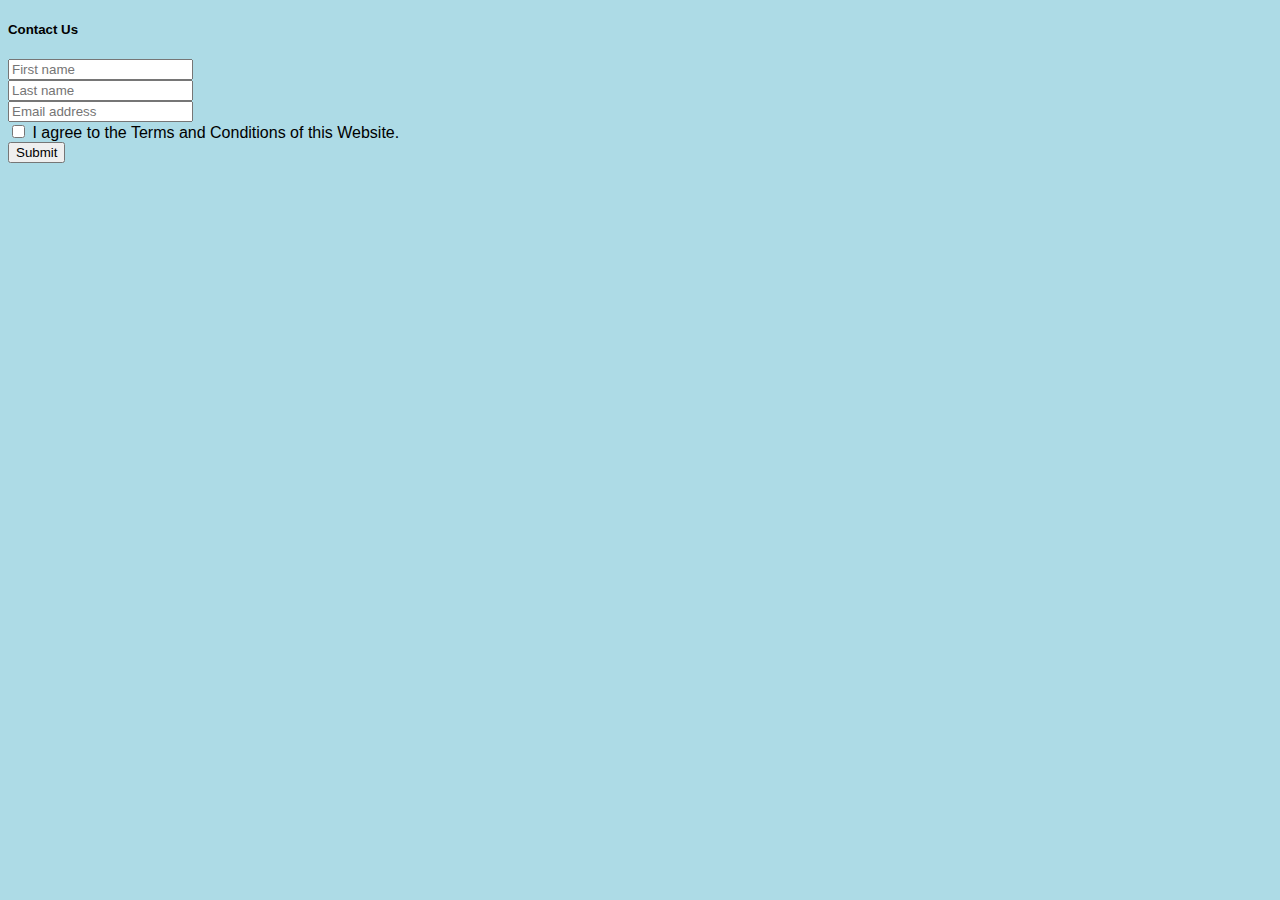
<file: Bootstrap/studikasus1_bootstrap/index.html>
<!DOCTYPE html>
<html lang="en">
<head>
    <meta charset="UTF-8">
    <meta name="viewport" content="width=device-width, initial-scale=1.0">
    <link href="https://cdn.jsdelivr.net/npm/bootstrap@5.3.2/dist/css/bootstrap.min.css" 
          rel="stylesheet" 
          integrity="sha384-T3c6CoIi6uLrA9TneNEoa7RxnatzjcDSCmG1MXxSR1GAsXEV/Dwwykc2MPK8M2HN" 
          crossorigin="anonymous">
    <link rel="stylesheet" href="style.css">
    <title>Studi Kasus 1</title>
</head>
    <body>
        <div class="card shadow-lg position-absolute top-50 start-50 translate-middle p-4">
            <h5 class="text-uppercase fw-bold">Contact Us</h5>
                <div class="row">
                    <div class="col">
                        <input type="text" class="form-control bg-secondary bg-opacity-10 py-2" placeholder="First name" aria-label="First name">
                    </div>
                    <div class="col">
                        <input type="text" class="form-control bg-secondary bg-opacity-10 py-2" placeholder="Last name" aria-label="Last name">
                    </div>
                </div>
                <div class="col my-3">
                    <input type="text" class="form-control bg-secondary bg-opacity-10 py-2" id="inputAddress" placeholder="Email address">
                </div>
                <div class="form-check form-switch">
                    <input class="form-check-input" type="checkbox" role="switch" id="flexSwitchCheckDefault">
                    <label class="form-check-label" for="flexSwitchCheckDefault">I agree to the Terms and Conditions of this Website.</label>
                </div>
                <div class="row justify-content-center">
                    <div class="col-3 my-2">
                        <button type="submit" class="btn btn-primary text-center">Submit</button>
                    </div>
                </div>   
            </div>
        </div>
        <script src="https://cdn.jsdelivr.net/npm/bootstrap@5.3.2/dist/js/bootstrap.bundle.min.js" 
                integrity="sha384-C6RzsynM9kWDrMNeT87bh95OGNyZPhcTNXj1NW7RuBCsyN/o0jlpcV8Qyq46cDfL" 
                crossorigin="anonymous"></script>
    </body>
</html>
</file>
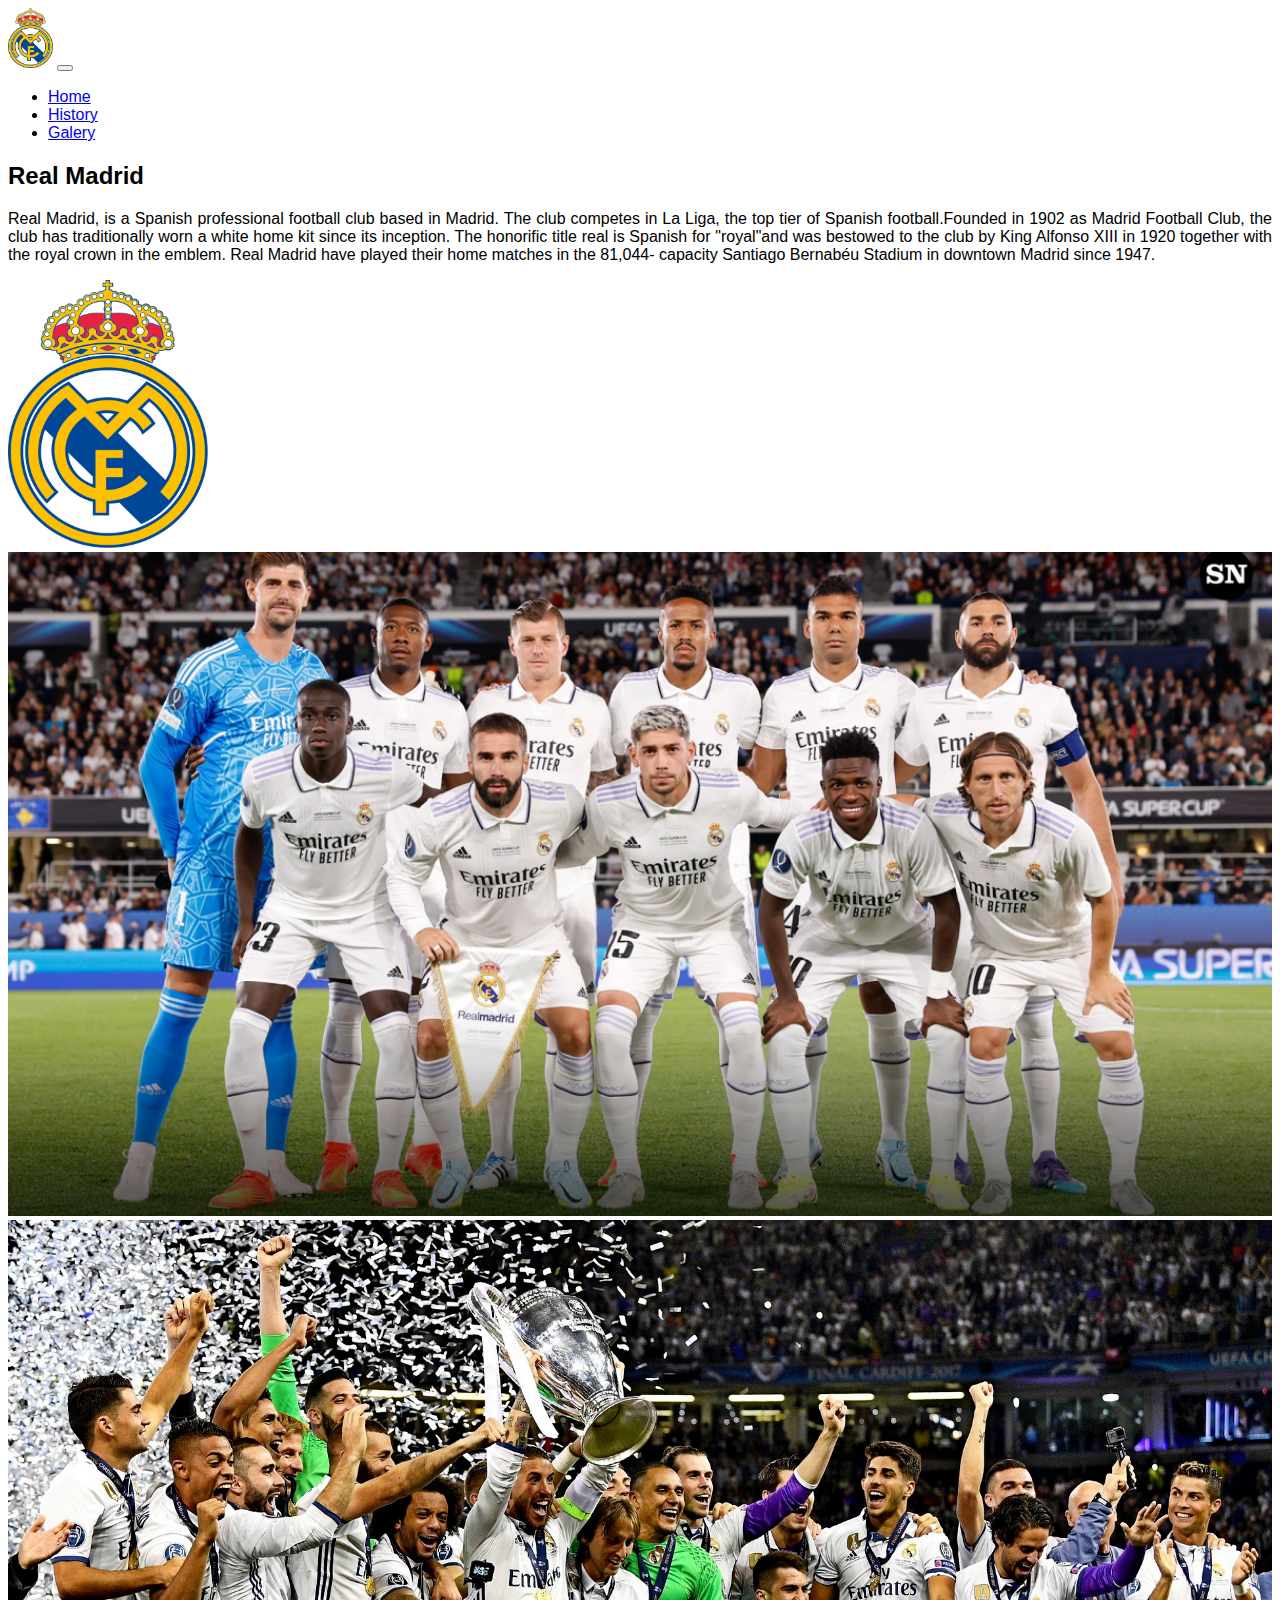
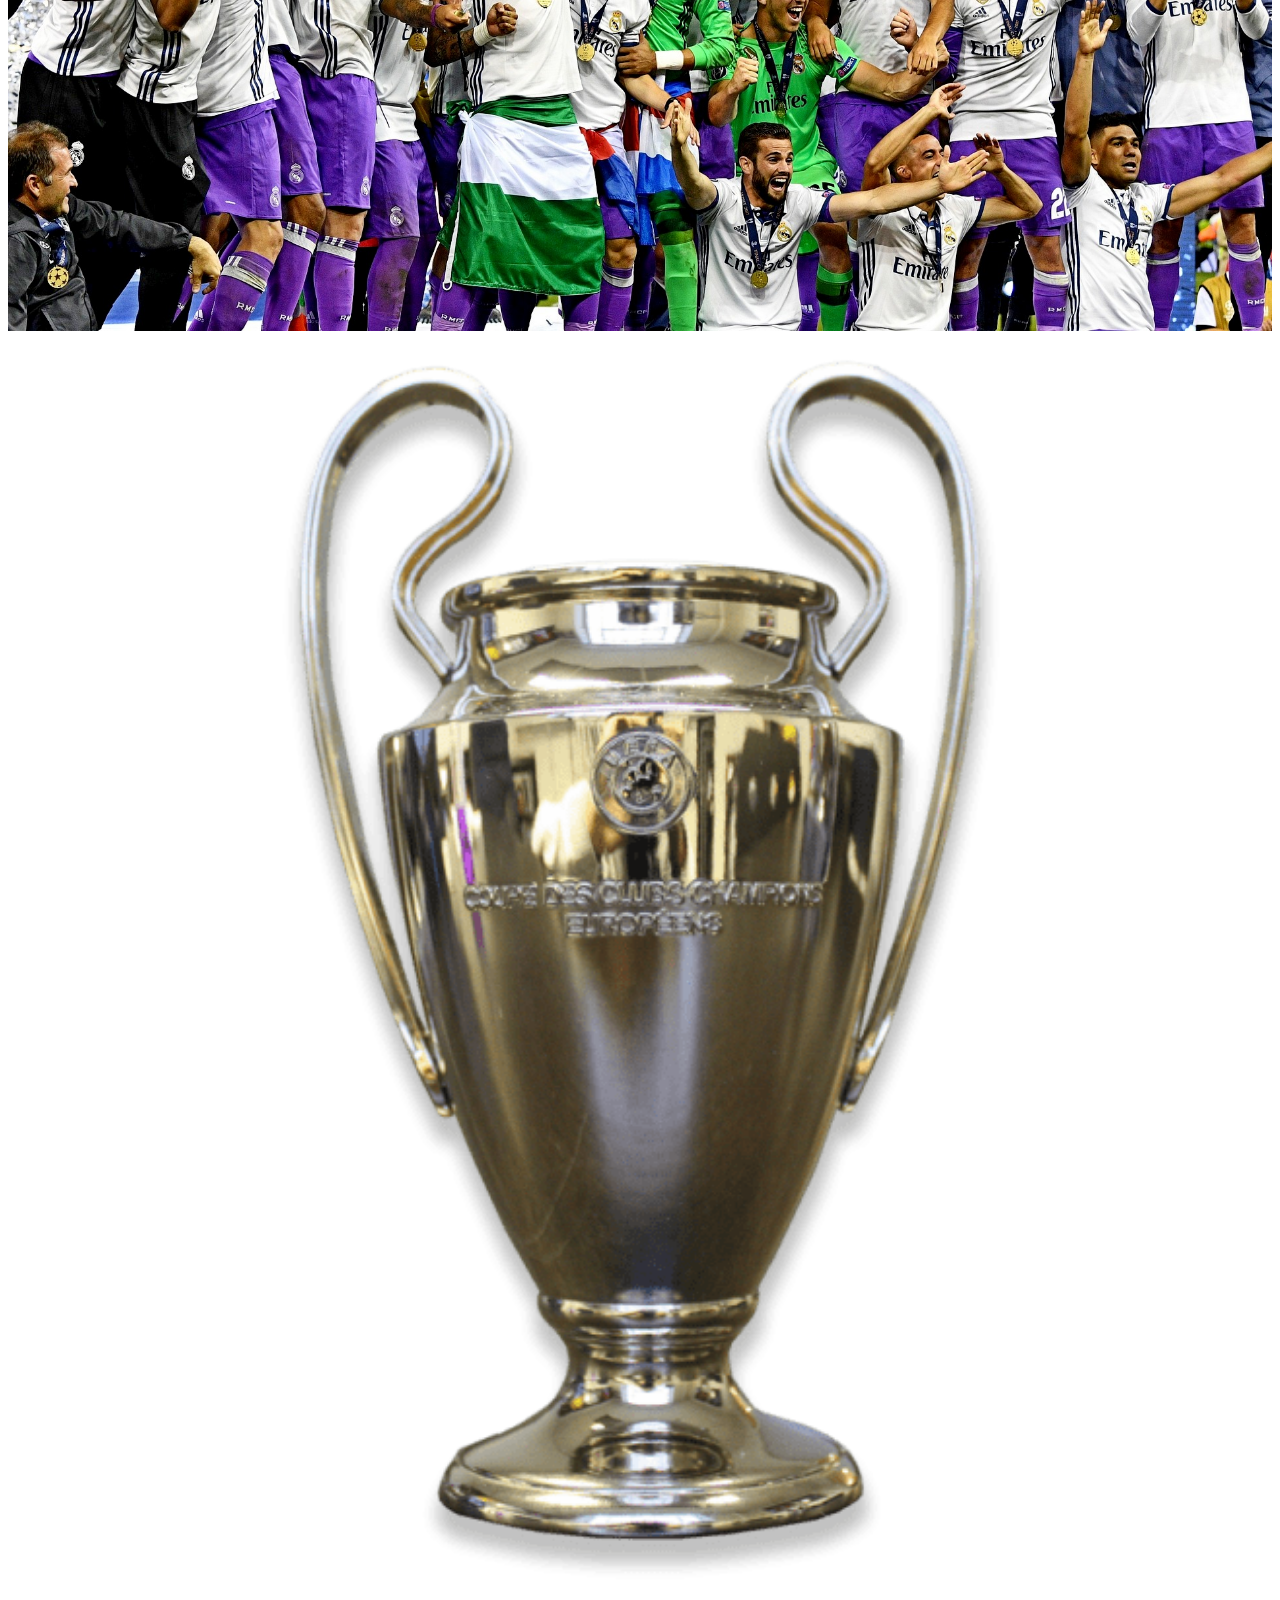
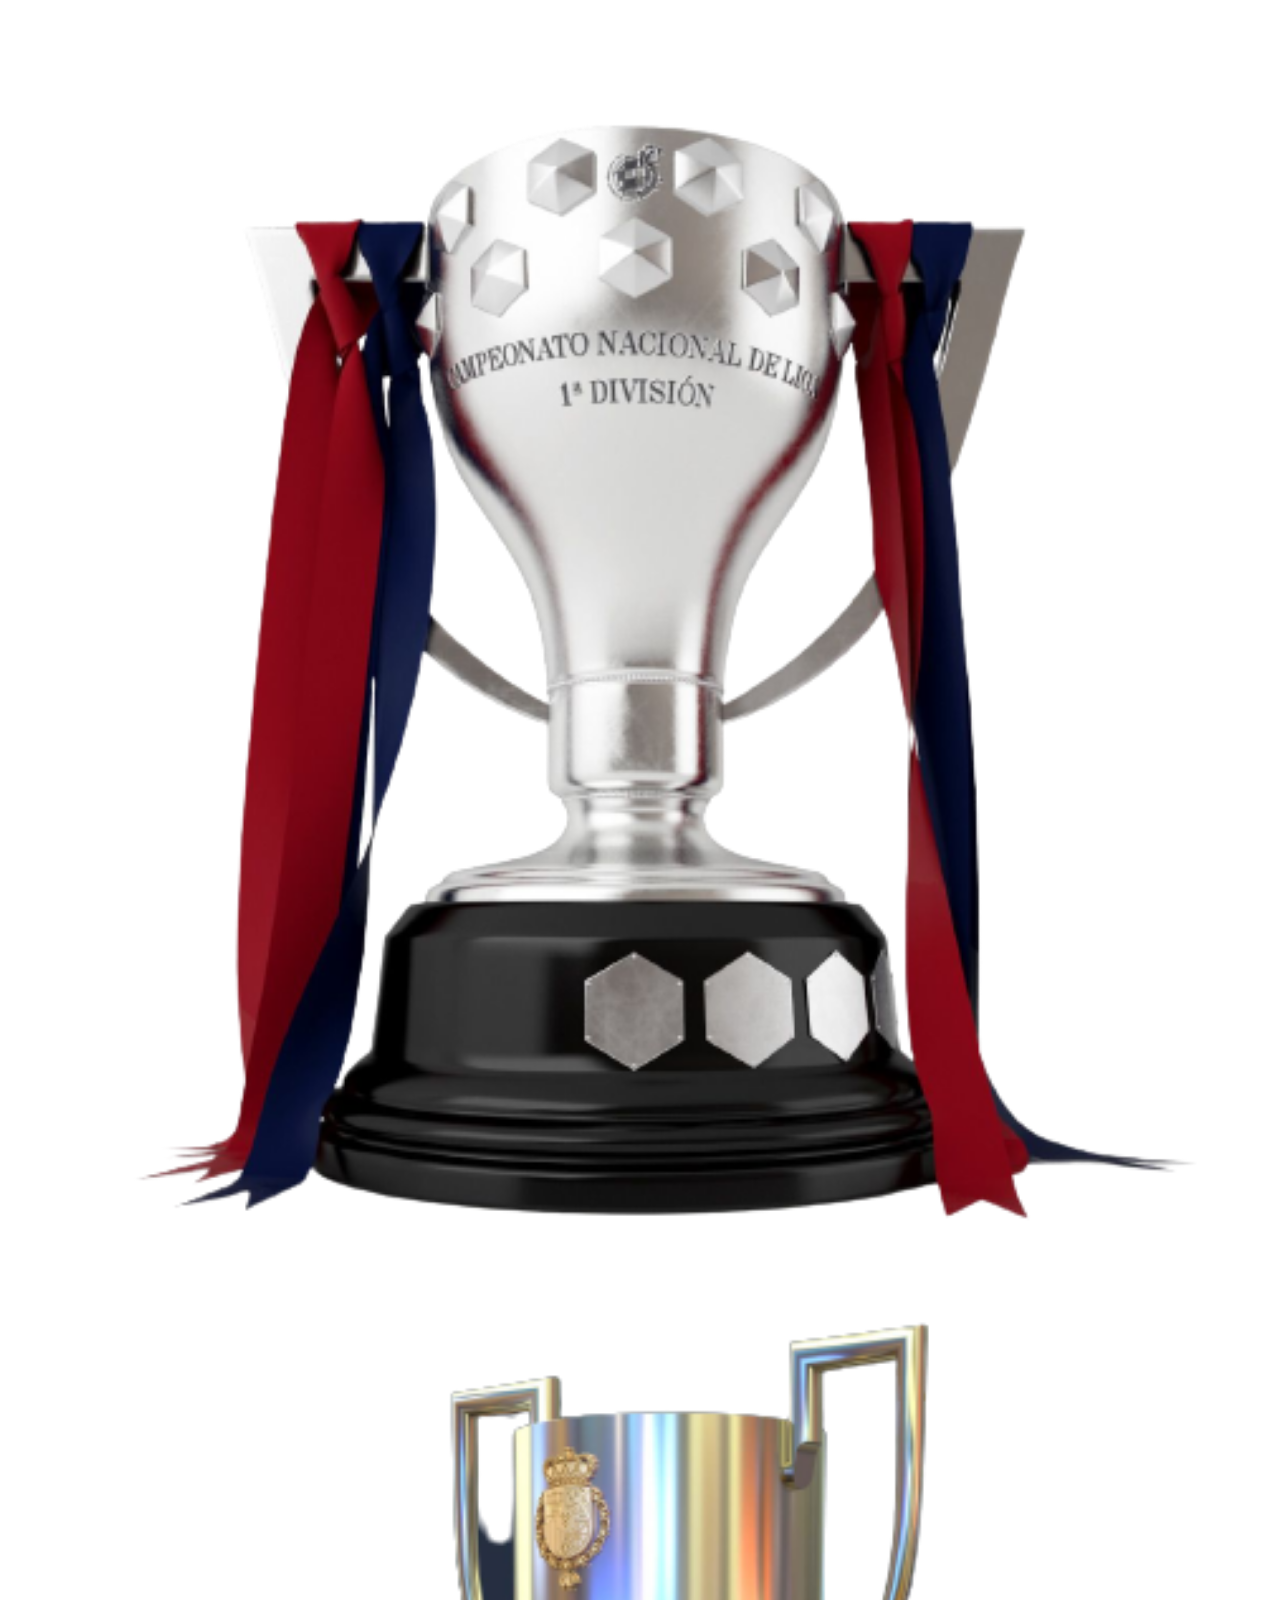
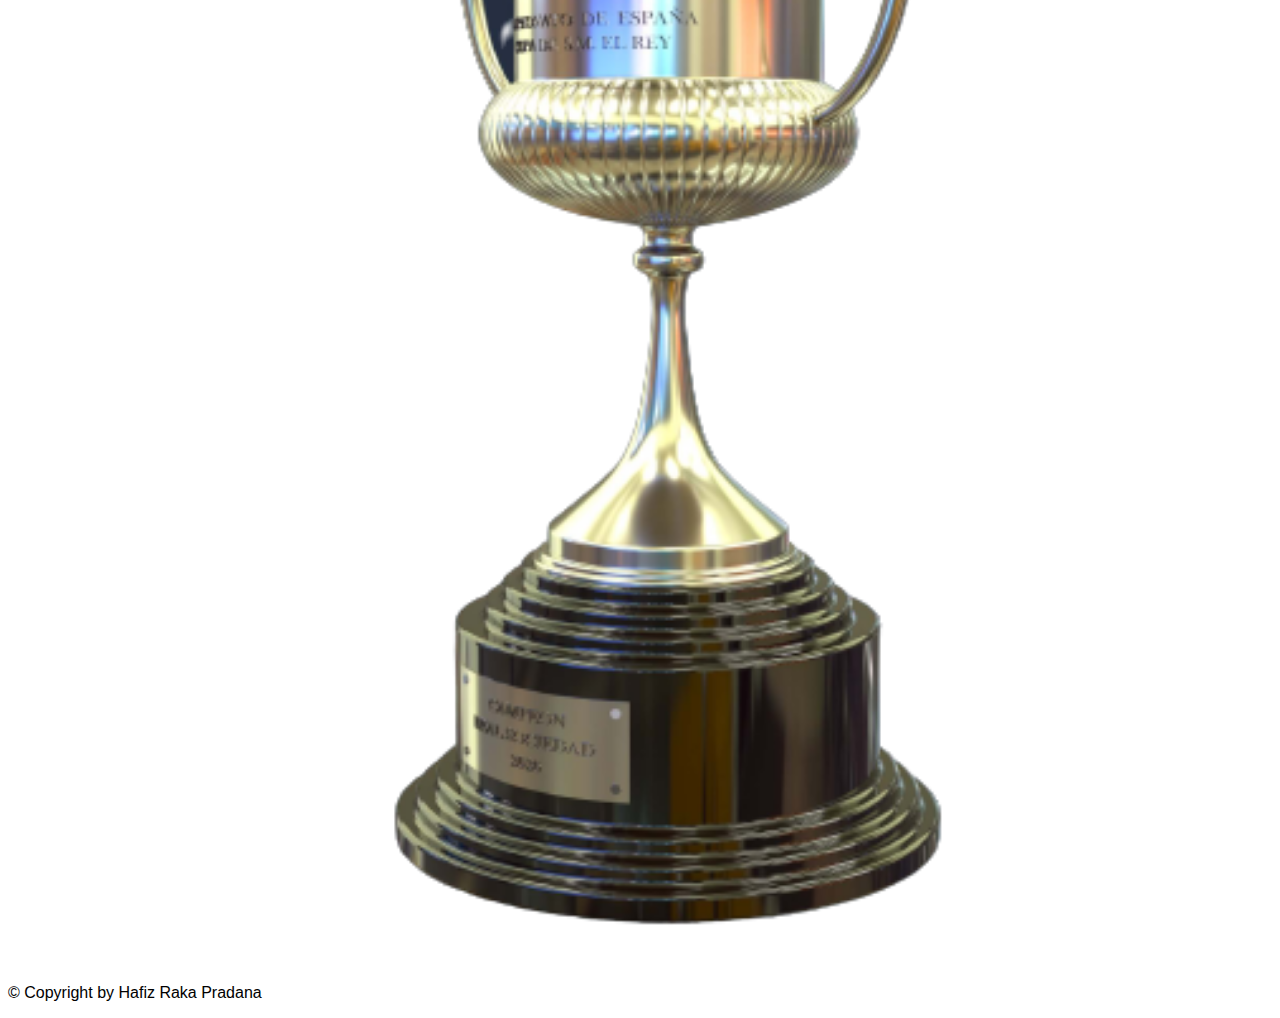
<file: Bootstrap/studikasus2_bootstrap/index.html>
<!DOCTYPE html>
<html lang="en">
<head>
    <meta charset="UTF-8">
    <meta name="viewport" content="width=device-width, initial-scale=1.0">
    <link href="https://cdn.jsdelivr.net/npm/bootstrap@5.3.2/dist/css/bootstrap.min.css" 
          rel="stylesheet" 
          integrity="sha384-T3c6CoIi6uLrA9TneNEoa7RxnatzjcDSCmG1MXxSR1GAsXEV/Dwwykc2MPK8M2HN" 
          crossorigin="anonymous">
    <link rel="stylesheet" href="style.css">
    <title>Studi Kasus 2</title>
</head>
<body>
    <div class="container bg-dark text-white">
        <div class="navbar navbar-expand-lg navbar-dark">
            <div class="container-fluid mx-5 px-5">
                <a class="navbar-brand" href="#">
                <img src="img/Real_Madrid_CF.svg.png"width="45" height="60"></a>
                <button class="navbar-toggler" type="button" data-bs-toggle="collapse" 
                        data-bs-target="#navbarNav" aria-controls="navbarNav" 
                        aria-expanded="false" aria-label="Toggle navigation">
                        <span class="navbar-toggler-icon"></span>
                </button>
                <div class="collapse navbar-collapse" id="navbarNav">
                    <ul class="d-flex navbar-nav ms-auto">
                        <li class="nav-item">
                            <a class="nav-link active ms-3" href="#">Home</a>
                        </li>
                        <li class="nav-item">
                            <a class="nav-link active ms-3" href="#">History</a>
                        </li>
                        <li class="nav-item">
                            <a class="nav-link active ms-3" href="#">Galery</a>
                        </li>
                    </ul>
                </div>
            </div>
        </div>
    </div>
    <div class="container bg-secondary bg-opacity-25">
        <div class="row align-items-center mx-5 p-5">
            <div class="col-6">
                <h2>Real Madrid</h2>
                <p>Real Madrid, is a Spanish professional football club based in Madrid. 
                   The club competes in La Liga, the top tier of Spanish football.Founded in 
                   1902 as Madrid Football Club, the club has traditionally worn a white home 
                   kit since its inception. The honorific title real is Spanish for "royal"and 
                   was bestowed to the club by King Alfonso XIII in 1920 together with the royal 
                   crown in the emblem. Real Madrid have played their home matches in the 81,044-
                   capacity Santiago Bernabéu Stadium in downtown Madrid since 1947.</p>
            </div>
            <div class="col-6 text-end">
                <img src="img/Real_Madrid_CF.svg.png" width="200" alt>
            </div>
        </div>
        <div class="row text-center mx-5 p-5 pb-4">
            <div class="col-6">
                <img src="img/skuad-real-madrid.png" width="100%" alt>
            </div>
            <div class="col-6">
                <img src="img/real-madrid-juara-UCL-2022-scaled.jpg" width="100%" height="93%" alt>
            </div>
        </div>
        <div class="row p-5 ">
            <div class="col-4">
                <img src="img/ucl.png"width="100%" alt>
            </div>
            <div class="col-4">
                <img src="img/la-liga.png"width="100%" alt>
            </div>
            <div class="col-4">
                <img src="img/copa-del-rey.png"width="100%" alt>
            </div>
        </div>
    </div>
    <div class="container bg-dark text-white">
            <p class="text-center py-3">© Copyright by Hafiz Raka Pradana</p>
        </div>
    </div>
    <script src="https://cdn.jsdelivr.net/npm/bootstrap@5.3.2/dist/js/bootstrap.bundle.min.js" 
            integrity="sha384-C6RzsynM9kWDrMNeT87bh95OGNyZPhcTNXj1NW7RuBCsyN/o0jlpcV8Qyq46cDfL" 
            crossorigin="anonymous"></script>
    </body>
</html>
</file>
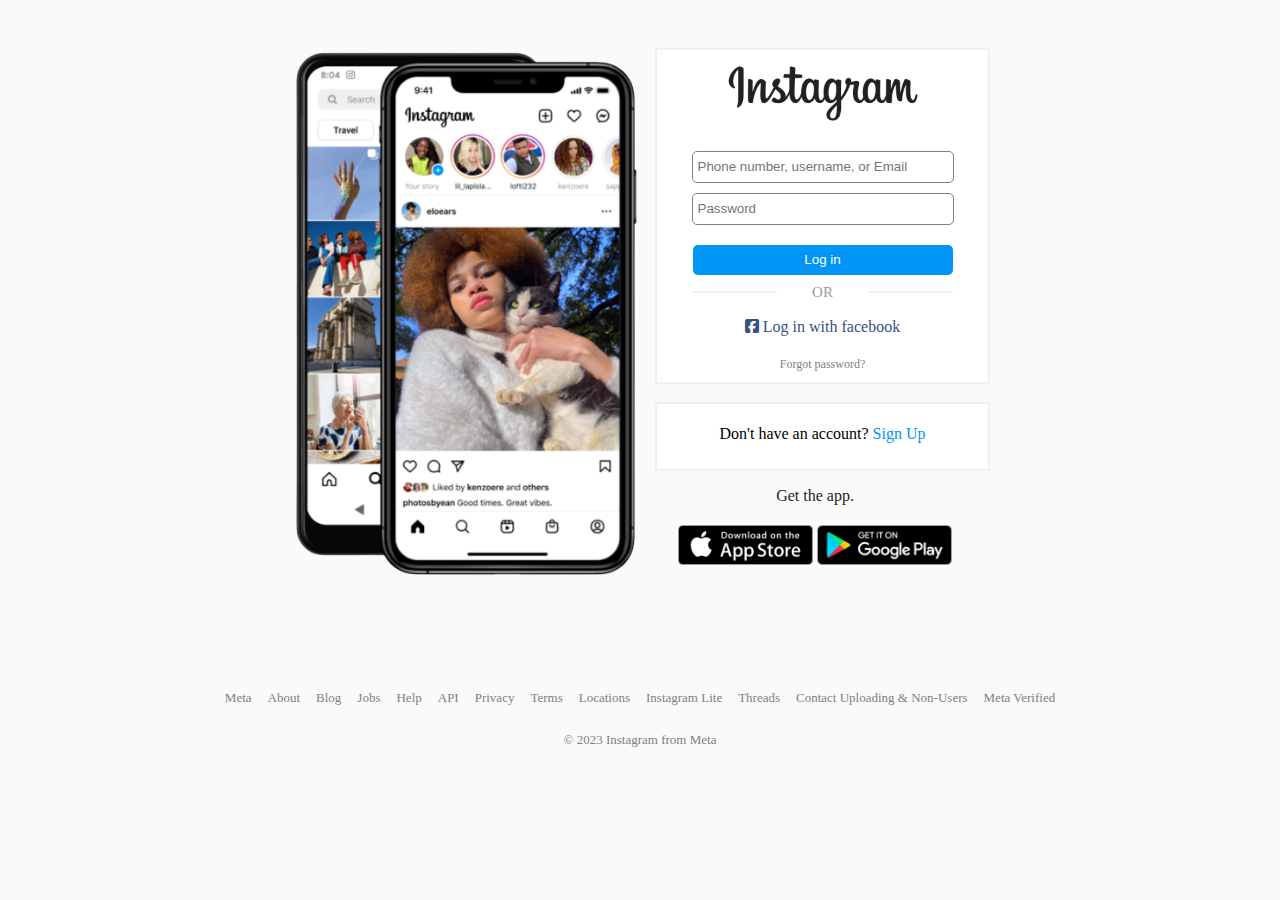
<file: CSS/tugas_css/index.html>
<!DOCTYPE html>
<html lang="en">
<head>
    <meta charset="UTF-8">
    <meta name="viewport" content="width=device-width, initial-scale=1.0">
    <title>Instagram</title>
    <link rel="stylesheet" href="style.css">
    <link rel="shortcut icon" href="img/favicon.png">
    <link rel="stylesheet" href="https://cdnjs.cloudflare.com/ajax/libs/font-awesome/6.4.2/css/all.min.css">
</head>
<body>
    <div class="container">
        <div class="gambar">
            <img src="img/thumb.png" class="img-thumb" alt="">
        </div>
        <div class="card-wrapper">
            <div class="card">
                <img src="img/logo-light.png" class="logo" alt="">
            <div class="form">
                <input type="text" class="input" placeholder="Phone number, username, or Email">
                <input type="password" class="input" placeholder="Password"><br>
                <button class="btn">Log in</button>
            </div>            
            <div class="or">
				<div class="line"></div>
				<p>OR</p>
				<div class="line"></div>
			</div>
                <br>
                <a href="" class="login-with"><i class="fa-brands fa-square-facebook"></i> Log in with facebook </a>
                <br><br>
                <a href="" class="link-forgot">Forgot password?</a>
            </div>
                <br>
            <div class="card">
                <p>Don't have an account?<a href="" class="link-signup"> Sign Up </a></p>
            </div>
            <div class="apps">
                <p>Get the app.</p>
                <div class="icons">
                    <a href="https://apps.apple.com/id/app/instagram/id389801252"><img src="img/app-store.png" alt="appstore"></a>
                    <a href="https://play.google.com/store/apps/details?id=com.instagram.android"><img src="img/gg-play.png" alt="googleplay"></a>
                </div>
            </div>
        </div>
    </div>        
    <div class="footer">
        <div class="links">
            <a href="https://about.meta.com/">Meta</a>
            <a href="https://about.instagram.com/">About</a>
            <a href="https://about.instagram.com/en_US/blog">Blog</a>
            <a href="https://about.instagram.com/about-us/careers">Jobs</a>
            <a href="https://help.instagram.com/">Help</a>
            <a href="https://developers.facebook.com/docs/instagram">API</a>
            <a href="https://privacycenter.instagram.com/policy/?entry_point=ig_help_center_data_policy_redirect">Privacy</a>
            <a href="https://help.instagram.com/581066165581870/">Terms</a>
            <a href="https://www.instagram.com/explore/locations/">Locations</a>
            <a href="https://www.instagram.com/web/lite/">Instagram Lite</a>
            <a href="https://www.threads.net/login">Threads</a>
            <a href="https://www.facebook.com/help/instagram/261704639352628">Contact Uploading & Non-Users</a>
            <a href="https://about.meta.com/technologies/meta-verified/">Meta Verified</a>
        </div>
        <div class="copyright">
            © 2023 Instagram from Meta
        </div>
    </div>
</body>
</html>
</file>
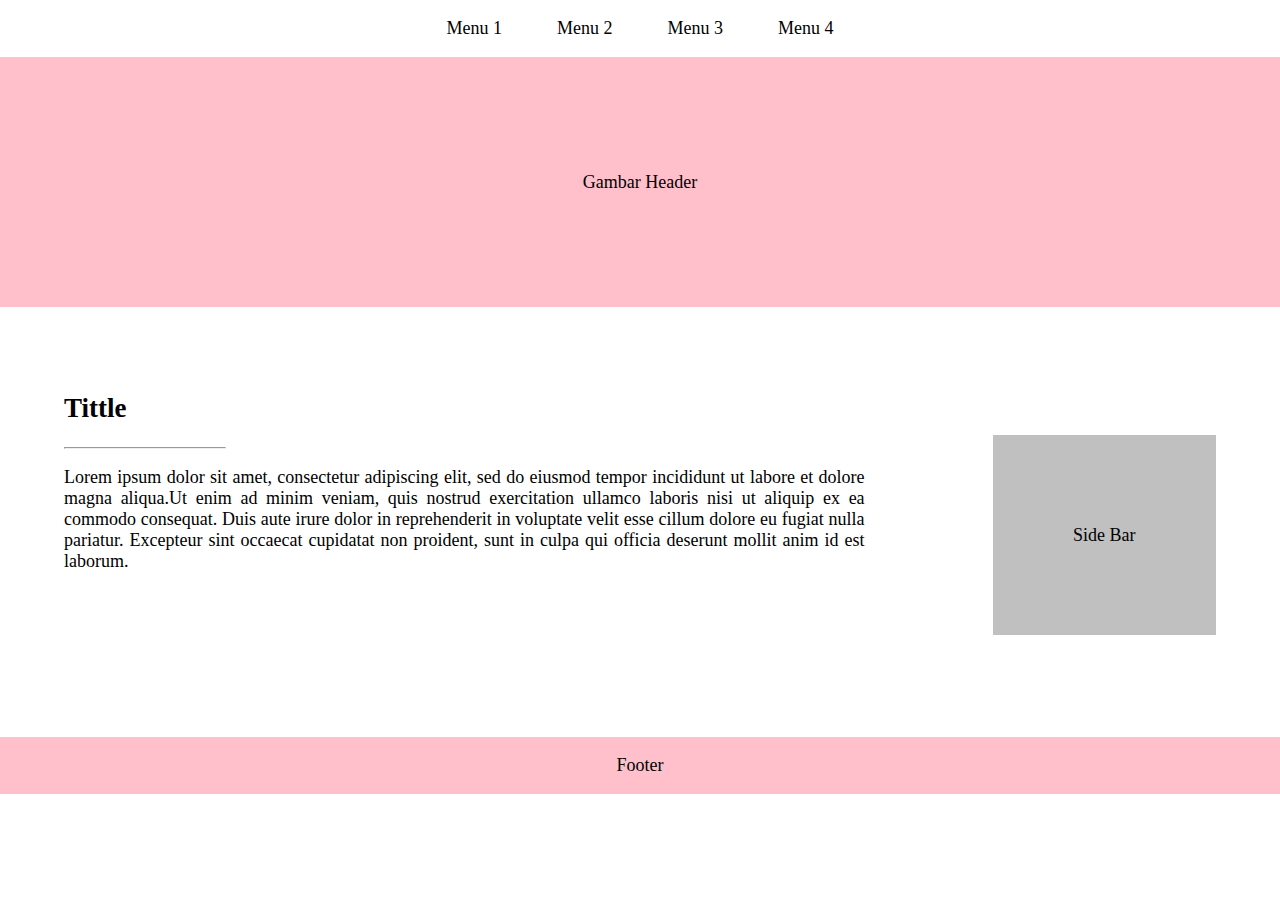
<file: HTML/tugas/index.html>
<!DOCTYPE html>
<html lang="en">
<head>
    <meta charset="UTF-8">
    <meta name="viewport" content="width=device-width, initial-scale=1.0">
    <title>Tugas_HTML</title>
</head>
<body style="padding: 0; margin: 0; font-size: 18px;">
    <div>
    <nav>
        <ul style="list-style: none; text-align: center; padding: 0; margin: 0;">
            <li style="display: inline-block;"><a style="width: 70px; display: block; padding: 18px;">Menu 1</a></li>
            <li style="display: inline-block;"><a style="width: 70px; display: block; padding: 18px;">Menu 2</a></li>
            <li style="display: inline-block;"><a style="width: 70px; display: block; padding: 18px;">Menu 3</a></li>
            <li style="display: inline-block;"><a style="width: 70px; display: block; padding: 18px;">Menu 4</a></li>
        </ul>
    </nav>        
    <header style=" width: 100%; height: 250px; background: pink; display: flex; justify-content: center; 
                    align-items: center;">
        <p>Gambar Header</p>
    </header>
    </div>
    <div style="display: flex;">
        <main style="width: 70%; margin-top: 5%; margin-left: 5%; margin-right: 5%; text-align: justify;">
            <h2>Tittle</h2>
            <hr style="width: 20%; margin-left: 0;">
            <p>Lorem ipsum dolor sit amet, consectetur adipiscing elit, sed do eiusmod tempor 
                incididunt ut labore et dolore magna aliqua.Ut enim ad minim veniam, quis nostrud 
                exercitation ullamco laboris nisi ut aliquip ex ea commodo consequat. Duis aute 
                irure dolor in reprehenderit in voluptate velit esse cillum dolore eu fugiat nulla 
                pariatur. Excepteur sint occaecat cupidatat non proident, sunt in culpa qui officia 
                deserunt mollit anim id est laborum.</p>
        </main>
    <aside style="width: 250px; height: 200px; margin-top: 10%; margin-right: 5%; margin-left: 5%; 
                background: #C0C0C0; display: flex; justify-content: center; align-items: center;">
        <p>Side Bar</p>
    </aside>
    </div>
    <footer style=" width: 100%; margin-top: 8%; background-color: pink; display: flex; justify-content: center; 
                    align-items: center;">
        <p>Footer</p>
    </footer>
</body>
</html>
</file>
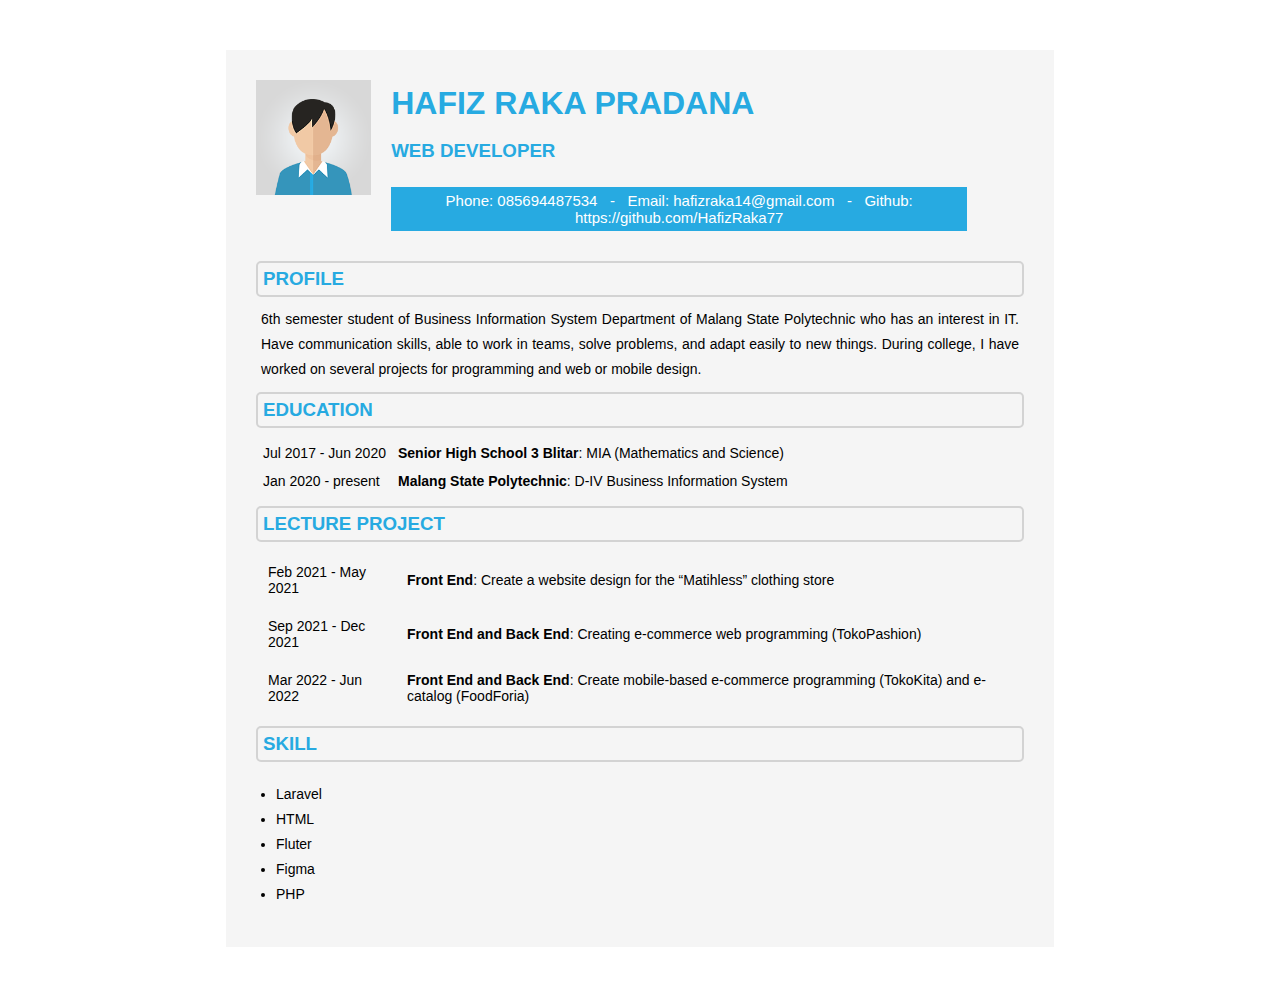
<file: HTML/kelompok/Raka.html>
<!DOCTYPE html>
<html lang="en">
<head>
    <meta charset="UTF-8">
    <meta name="viewport" content="width=device-width, initial-scale=1.0">
    <title>Curriculum Vitae</title>
    <link rel="stylesheet" href="style.css">
</head>
<body>
   
<div id="page">
    <div class="photo-and-name">
        <img src="profile.png" class="photo" alt="Foto Profil">
        <div class="contact-info-box">
            <h1 class="name">HAFIZ RAKA PRADANA</h1>
            <br>
            <h3 class="job-title">WEB DEVELOPER</h3>
            <p class="contact-details">Phone: 085694487534 &nbsp; - &nbsp; Email: hafizraka14@gmail.com &nbsp; - &nbsp; Github: https://github.com/HafizRaka77</p>
        </div>
    </div>
    <div id="Profile">
        <h3>PROFILE</h3>
        <p>
            6th semester student of Business Information System Department of Malang State Polytechnic who has an interest in IT. Have 
            communication skills, able to work in teams, solve problems, and adapt easily to new things. During college, I have worked on several 
            projects for programming and web or mobile design. 
        </p>
    </div>
    <div id="education">
        <h3>Education</h3>
        <table>
            <tr>
                <td>Jul 2017 - Jun 2020</td>
                <td><b>Senior High School 3 Blitar</b>: MIA (Mathematics and Science)</td>
            </tr>
            <tr>
                <td>Jan 2020 - present</td>
                <td><b>Malang State Polytechnic</b>: D-IV Business Information System</td>
            </tr>
        </table>
    </div>
    <div id="lecture_project">
        <h3>Lecture Project</h3>
        <table>
            <tr>
                <td>Feb 2021 - May 2021</td>
                <td><b>Front End</b>: Create a website design for the “Matihless” clothing store</td>
            </tr>
            <tr>
                <td>Sep 2021 - Dec 2021</td>
                <td><b>Front End and Back End</b>: Creating e-commerce web programming (TokoPashion)</td>
            </tr>
            <tr>
                <td>Mar 2022 - Jun 2022</td>
                <td><b>Front End and Back End</b>: Create mobile-based e-commerce programming (TokoKita) and e-catalog (FoodForia)</td>
            </tr>
        </table>
    </div>
    <div id="skill">
        <h3>Skill</h3>
        <table>
            <tr>
                <td>
                <ul>
                    <li>Laravel</li>
                    <li>HTML</li>
                    <li>Fluter</li>
                    <li>Figma</li>
                    <li>PHP</li>
                </ul>
                </td>
            </tr>
        </table>
    </div>
</div>
</body>
</html>
</file>
<file: Bootstrap/studikasus1_bootstrap/style.css>
body{
    font-family: sans-serif;
    background-color: rgb(173, 219, 230);
}
</file>
<file: Bootstrap/studikasus2_bootstrap/style.css>
body{
    font-family: Helvetica;
}
.col-6 p{
    text-align: justify;
}
</file>
<file: CSS/tugas_css/style.css>
body{
    background-color: #fafafa;
}

.container{
    width: 700px;
    margin: 0px auto;
    padding-top: 40px;
    display: flex;
}
.gambar{
    width: 50%;
}

.img-thumb{
    width: 100%;
}

.card-wrapper{
    width: 50%;
}

.card{
    border-style: solid;
    border-color: #f0f0f0;
    border-width: 2px;
    text-align: center;
    background-color: white;
    margin-left: 15px;
    padding-bottom: 10px;
    padding-top: 5px;

}
.logo{
    width: 200px;
}

.form{
    margin-top: 10px;
    margin-bottom: 10px;
}

.input{
    width: 250px;
    height: 20px;
    border: 1px solid grey;
    border-radius: 5px;
    margin-top: 10px;
    padding: 5px;
}

.btn{
    background-color: #0095f6;
    border: 0px solid transparent;
    margin-top: 20px;
    width: 260px;
    height: 30px;
    border-radius: 5px;
    color: white;
}

.or{
	display: flex;
	align-items: center;
	height: 15px;
}

.or .line{
	width: 100px;
	height: 2px;
	background: #efefef;
    margin-left: 35px;
    margin-right: 35px;
}

.or p{
	color: #999;
	font-size: 15px;
}

.login-with{
    color: #385185;
    text-decoration: none;
}

.link-forgot{
    color: grey;
    text-decoration: none;
    font-size: 12px;
}

.link-signup{
    text-decoration: none;
    color: #0095f6;
}

.apps{
	text-align: center;
	color: #262626;
}

.apps p{
	margin-bottom: 20px;
}

.apps a img{
	width: 135px;
	height: 40px;
	margin: 20 0 15px;
}

.footer {
    margin-top: 80px;
    padding-bottom: 52px;
    padding-top: 24px;
}

.links {
    display: flex;
    align-items: center;
    justify-content: center;
}

.links a {
    text-decoration: none;
    color: grey;
    font-size: 13px;
    line-height: 18px;
    margin: 0 8px 12px 8px;
}

.copyright {
    padding: 12px 0;
    color: grey;
    font-size: 13px;
    line-height: 18px;
    text-align: center;
}
</file>
<file: HTML/kelompok/style.css>
* {margin: 0;padding: 0;}

body{font-family: Arial, Helvetica, sans-serif;}

#page {
    width: 60%;
    background: whitesmoke;
    margin: 50px auto;
    padding: 30px;
    color: #27aae1;
}

.photo {
    width: 15%;
    float: left;
    margin-right: 20px;
}

.contact-info-box {
    width: 75%;
    display: inline-block;
}

.name {
    margin-top: 5px;
}

.contact-details {
    background: #27aae1;
    color: white;
    text-align: center;
    margin: auto;
    margin-top: 25px;
    padding: 5px;
    font-size: 15px;
}

#Profile h3 {
    border: 2px solid #d3d3d3;
    text-transform: uppercase;
    padding: 5px;
    border-radius: 5px;
    margin: 30px 0 10px;
}

#Profile p {
    padding: 0 5px;
    line-height: 25px;
    font-size: 14px;
    text-align: justify;
    color: #000;
}

#education h3 {
    border: 2px solid #d3d3d3;
    text-transform: uppercase;
    padding: 5px;
    border-radius: 5px;
    margin: 10px 0 10px;
}

#education table td {
    padding: 5px;
    font-size: 14px;
    color: #000;
}

#lecture_project h3 {
    border: 2px solid #d3d3d3;
    text-transform: uppercase;
    padding: 5px;
    border-radius: 5px;
    margin: 10px 0 10px;
}

#lecture_project table td {
    padding: 10px;
    font-size: 14px;
    color: #000;
}

#skill h3 {
    border: 2px solid #d3d3d3;
    text-transform: uppercase;
    padding: 5px;
    border-radius: 5px;
    margin: 10px 0 10px;
}

#skill table td {
    padding: 8px;
    font-size: 15px;
    color: #000;
}

#skill ul{
    padding: 0 10px;
    line-height: 25px;
    font-size: 14px;
    text-align: justify;
}
</file>
